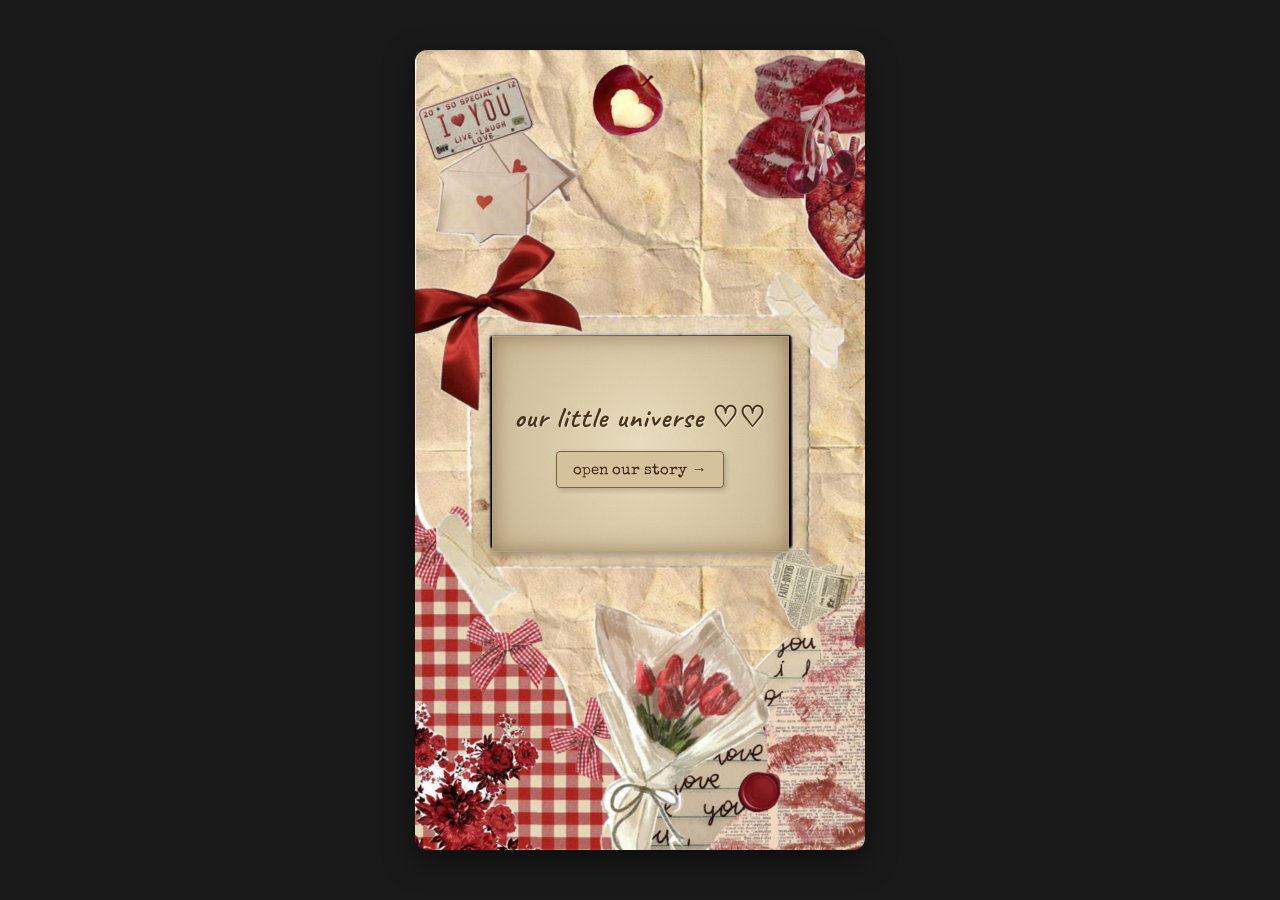
<file: our little universe/index.html>
<!DOCTYPE html>
<html lang="en">
<head>
    <meta charset="UTF-8">
    <meta name="viewport" content="width=device-width, initial-scale=1.0">
    <title>Something Special For You</title>
    <!-- Google Fonts for handwriting style -->
    <link rel="preconnect" href="https://fonts.googleapis.com">
    <link rel="preconnect" href="https://fonts.gstatic.com" crossorigin>
    <link href="https://fonts.googleapis.com/css2?family=Caveat:wght@600&family=Special+Elite&display=swap" rel="stylesheet">
    
    <style>
        * {
            margin: 0;
            padding: 0;
            box-sizing: border-box;
        }

        body {
            display: flex;
            justify-content: center;
            align-items: center;
            min-height: 100vh;
            background-color: #1a1a1a; /* Dark outer background for focus */
            font-family: 'Caveat', cursive;
        }

        /* Container matching mobile scrapbook proportions */
        .scrapbook-container {
            position: relative;
            width: 100%;
            max-width: 450px; /* Standard mobile phone display width */
            height: 800px;
            background: url('scrapbook-bg.jpg') no-repeat center center;
            background-size: cover;
            border-radius: 12px;
            box-shadow: 0 10px 30px rgba(0, 0, 0, 0.5);
            overflow: hidden;
        }

        /* Overlaid Worn-out Page Box placed directly over the photo frame */
        .frame-content {
            position: absolute;
            top: 35.8%;  /* Aligns inside the inner frame */
            left: 17%;
            width: 66%;
            height: 27%;
            
            /* Aged/worn paper texturing */
            background-color: #e6d5ac;
            background-image: 
                radial-gradient(circle at 50% 50%, rgba(255,255,255,0.2) 0%, rgba(139, 115, 85, 0.3) 100%),
                url("data:image/svg+xml,%3Csvg viewBox='0 0 200 200' xmlns='http://www.w3.org/2000/svg'%3E%3Cfilter id='noiseFilter'%3E%3CfeTurbulence type='fractalNoise' baseFrequency='0.8' numOctaves='3' stitchTiles='stitch'/%3E%3C/filter%3E%3Crect width='100%25' height='100%25' filter='url(%23noiseFilter)' opacity='0.15'/%3E%3C/svg%3E");
            
            border: 1px solid #b8a27d;
            box-shadow: inset 0 0 20px rgba(100, 70, 40, 0.5), 0 4px 10px rgba(0, 0, 0, 0.3);
            
            display: flex;
            flex-direction: column;
            justify-content: center;
            align-items: center;
            text-align: center;
            padding: 15px;
            box-sizing: border-box;
        }

        /* Handwritten Title inside paper */
        .frame-content h1 {
            color: #4a3319;
            font-size: 1.8rem;
            line-height: 1.2;
            text-shadow: 1px 1px 1px rgba(255, 255, 255, 0.5);
            margin-bottom: 15px;
            letter-spacing: 1px;
        }

        /* Interactive Hover Button */
        .next-page-btn {
            display: inline-block;
            text-decoration: none;
            color: #3b2312;
            font-family: 'Special Elite', cursive;
            font-size: 0.95rem;
            background: #d4c29a;
            padding: 8px 16px;
            border: 1px solid #7d6344;
            border-radius: 4px;
            box-shadow: 2px 2px 5px rgba(0,0,0,0.2);
            transition: all 0.3s ease;
            cursor: pointer;
        }

        /* Hover Effect */
        .next-page-btn:hover {
            background-color: #8c2d19; /* Vintage red color */
            color: #fff8eb;
            border-color: #571a0e;
            transform: translateY(-2px) scale(1.05);
            box-shadow: 3px 5px 12px rgba(0, 0, 0, 0.35);
        }

        /* Click/Active effect */
        .next-page-btn:active {
            transform: translateY(0) scale(0.98);
        }
    </style>
</head>
<body>

    <div class="scrapbook-container">
        <!-- Overlay card on top of the black frame -->
        <div class="frame-content">
            <h1>our little universe ♡♡</h1>
            <h2></h2>
            <!-- Change 'next-page.html' to your second page file -->
            <a href="page2.html" ><button class="next-page-btn">open our story &rarr;</button></a>
        </div>
    </div>

</body>
</html>
</file>
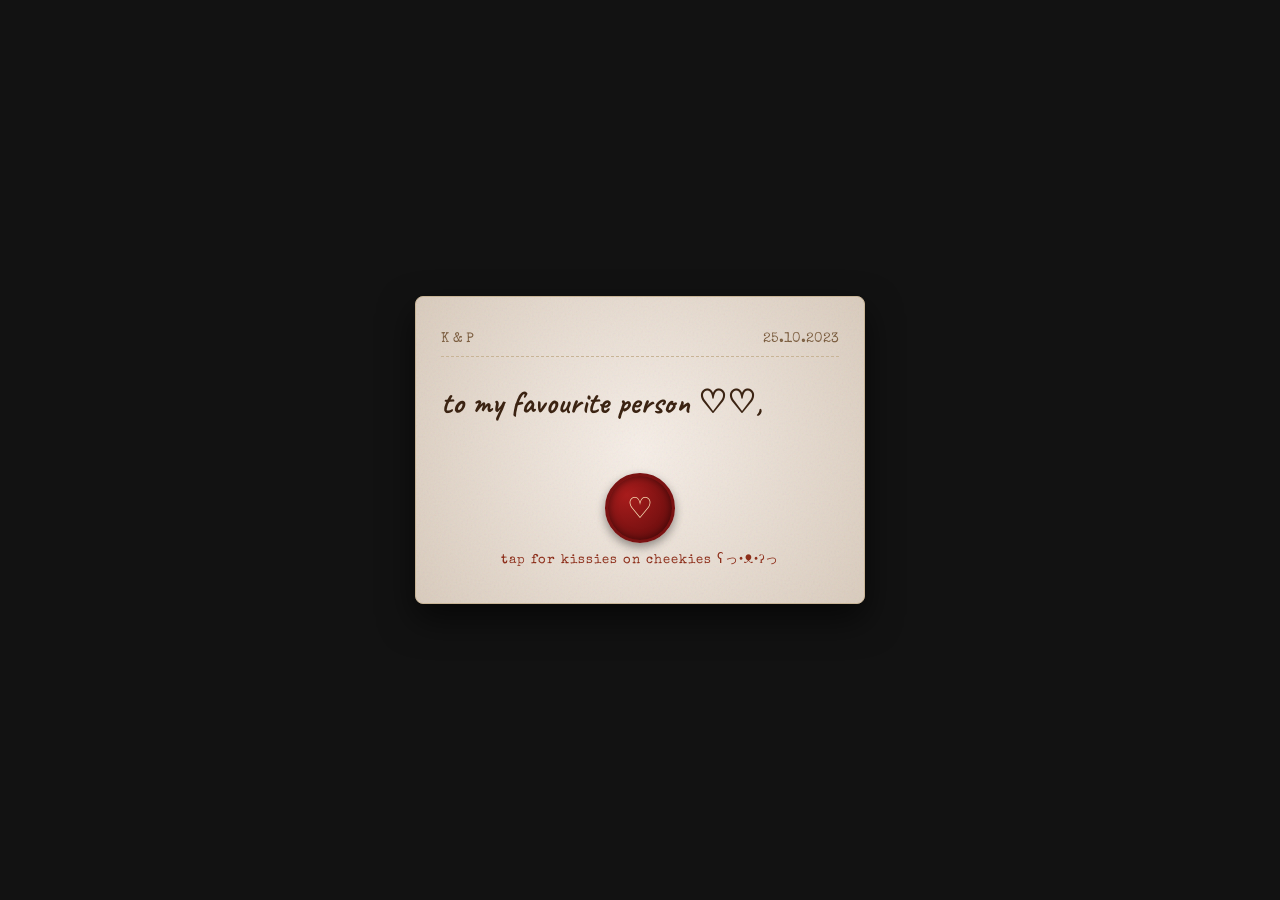
<file: our little universe/page2.html>
<!DOCTYPE html>
<html lang="en">
<head>
    <meta charset="UTF-8">
    <meta name="viewport" content="width=device-width, initial-scale=1.0">
    <title>A Sealed Love Letter</title>
    <!-- Fonts for handwritten letter look -->
    <link href="https://fonts.googleapis.com/css2?family=Caveat:wght@600&family=Special+Elite&display=swap" rel="stylesheet">
    
    <style>
        * {
            margin: 0;
            padding: 0;
            box-sizing: border-box;
        }

        body {
            min-height: 100vh;
            background: #121212;
            display: flex;
            justify-content: center;
            align-items: center;
            font-family: 'Caveat', cursive;
            padding: 20px;
            overflow-x: hidden;
        }

        /* Outer Container */
        .letter-container {
            width: 100%;
            max-width: 450px;
            min-height: 600px;
            position: relative;
            display: flex;
            justify-content: center;
            align-items: center;
        }

        /* Aged Paper Look */
        .letter-paper {
            width: 100%;
            background-color: #f4eae1;
            background-image: 
                radial-gradient(circle at 50% 50%, rgba(255,255,255,0.2) 0%, rgba(139, 115, 85, 0.25) 100%),
                url("data:image/svg+xml,%3Csvg viewBox='0 0 200 200' xmlns='http://www.w3.org/2000/svg'%3E%3Cfilter id='noiseFilter'%3E%3CfeTurbulence type='fractalNoise' baseFrequency='0.8' numOctaves='3' stitchTiles='stitch'/%3E%3C/filter%3E%3Crect width='100%25' height='100%25' filter='url(%23noiseFilter)' opacity='0.12'/%3E%3C/svg%3E");
            border-radius: 8px;
            border: 1px solid #c8b496;
            box-shadow: 0 15px 35px rgba(0,0,0,0.6);
            padding: 35px 25px;
            transition: all 0.8s cubic-bezier(0.4, 0, 0.2, 1);
            position: relative;
        }

        /* Top Header Details */
        .letter-header {
            display: flex;
            justify-content: space-between;
            font-family: 'Special Elite', cursive;
            font-size: 0.85rem;
            color: #7a5c3e;
            border-bottom: 1px dashed #c8b496;
            padding-bottom: 10px;
            margin-bottom: 25px;
        }

        /* Salutation */
        .salutation {
            font-size: 2rem;
            color: #3b2312;
            margin-bottom: 20px;
            font-weight: bold;
        }

        /* Hidden Content (Unfolds after click) */
        .letter-body {
            max-height: 0;
            opacity: 0;
            overflow: hidden;
            transition: max-height 1s ease, opacity 0.8s ease 0.3s;
            font-size: 1.4rem;
            color: #2c1a0e;
            line-height: 1.5;
        }

        .letter-body p {
            margin-bottom: 15px;
            font-style: italic;
        }

        /* Red Wax Seal */
        .wax-seal-wrapper {
            text-align: center;
            margin-top: 30px;
            cursor: pointer;
            transition: transform 0.3s ease;
        }

        .wax-seal-wrapper:hover {
            transform: scale(1.08);
        }

        .wax-seal {
            width: 70px;
            height: 70px;
            background: radial-gradient(circle at 30% 30%, #a81c1c, #5e0b0b);
            border-radius: 50%;
            display: inline-flex;
            justify-content: center;
            align-items: center;
            color: #fce8bd;
            font-size: 1.8rem;
            box-shadow: 0 4px 10px rgba(0,0,0,0.4), inset 0 0 8px rgba(0,0,0,0.5);
            border: 3px solid #7a1212;
            position: relative;
            user-select: none;
        }

        .seal-hint {
            display: block;
            font-family: 'Special Elite', cursive;
            font-size: 0.8rem;
            color: #8c2d19;
            margin-top: 8px;
            letter-spacing: 1px;
        }

        /* STATE: When Seal is Broken / Clicked */
        .letter-paper.open .letter-body {
            max-height: 500px;
            opacity: 1;
        }

        .letter-paper.open .wax-seal-wrapper {
            opacity: 0;
            pointer-events: none;
            height: 0;
            margin: 0;
            overflow: hidden;
            transition: all 0.5s ease;
        }

        /* Next Page Button (Appears after letter opens) */
        .next-btn-container {
            opacity: 0;
            max-height: 0;
            overflow: hidden;
            text-align: right;
            transition: opacity 0.8s ease 0.8s;
        }

        .letter-paper.open .next-btn-container {
            opacity: 1;
            max-height: 60px;
            margin-top: 25px;
        }

        .next-btn {
            display: inline-block;
            font-family: 'Special Elite', cursive;
            text-decoration: none;
            background: #8c2d19;
            color: #fff8eb;
            padding: 8px 18px;
            border-radius: 4px;
            font-size: 0.9rem;
            box-shadow: 2px 3px 6px rgba(0,0,0,0.2);
            transition: transform 0.2s, background 0.2s;
        }

        .next-btn:hover {
            background: #611b0e;
            transform: scale(1.05);
        }
    </style>
</head>
<body>

    <div class="letter-container">
        <div class="letter-paper" id="letterPaper">
            
            <!-- Initials and Date -->
            <div class="letter-header">
                <span>K & P</span> <!-- Replace with your initials -->
                <span>25.10.2023</span> <!-- Replace with your date -->
            </div>

            <!-- Front Greeting -->
            <div class="salutation">to my favourite person ♡♡,</div>

            <!-- Letter Content (Reveals when seal is clicked) -->
            <div class="letter-body">
                <p>i made this little place because sometimes words aren't enough</p>
                <p>every single detail here is for you — to remind you how much you mean to me and how grateful i am to have you in my life .</p>
            </div>

            <!-- Wax Seal Button -->
            <div class="wax-seal-wrapper" id="waxSeal" onclick="openLetter()">
                <div class="wax-seal">♡</div>
                <span class="seal-hint"> tap for kissies on cheekies ⁠ʕ⁠っ⁠•⁠ᴥ⁠•⁠ʔ⁠っ</span>
            </div>

            <!-- Link to Next Page -->
            <div class="next-btn-container">
                <a href="page3.html"><button class="next-btn"> for more huggie , press boobies ʕ⁠っ⁠•⁠ᴥ⁠•⁠ʔ⁠っ &rarr;</button></a>
            </div>

        </div>
    </div>

    <script>
        function openLetter() {
            document.getElementById('letterPaper').classList.add('open');
        }
    </script>

</body>
</html>
</file>
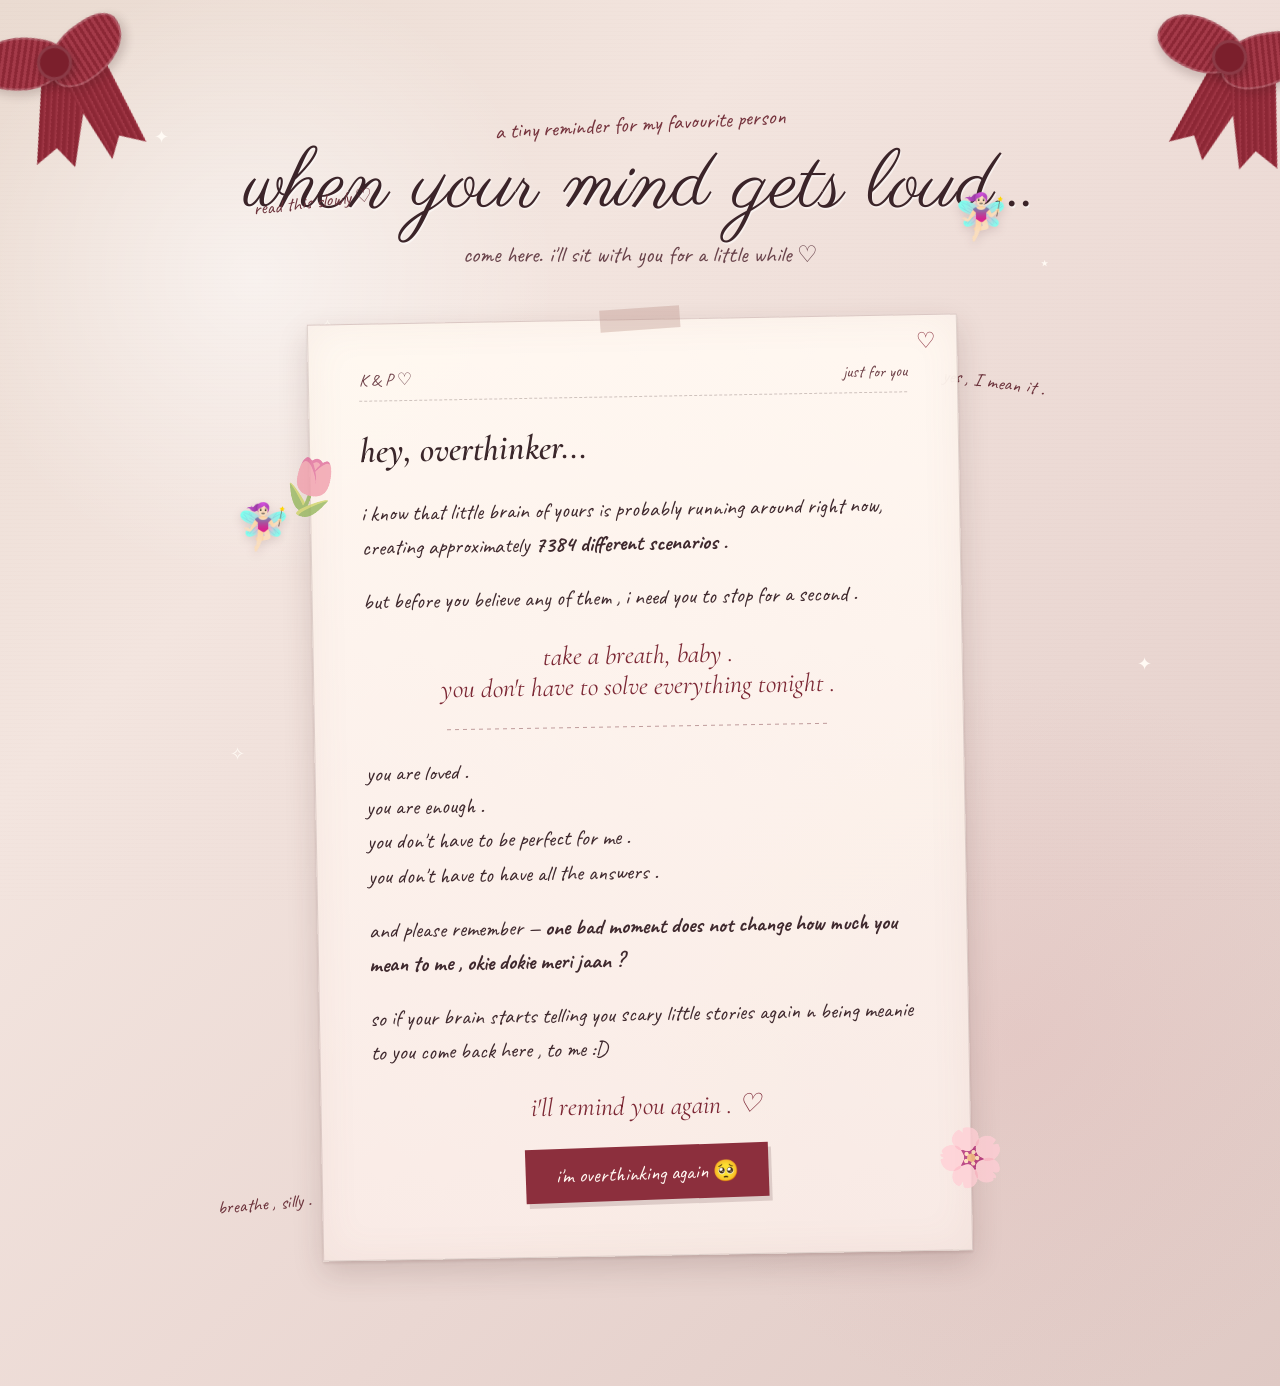
<file: our little universe/page3.html>
<!DOCTYPE html>
<html lang="en">
<head>
<meta charset="UTF-8">
<meta name="viewport" content="width=device-width, initial-scale=1.0">

<title>for when your mind gets loud ♡</title>

<!-- Handwritten / calligraphy fonts -->
<link href="https://fonts.googleapis.com/css2?family=Caveat:wght@400;500;600;700&family=Cormorant+Garamond:ital,wght@0,400;0,500;0,600;1,400;1,500&family=Parisienne&family=Playfair+Display:ital,wght@0,400;0,500;1,400&display=swap" rel="stylesheet">

<style>

* {
    box-sizing: border-box;
    margin: 0;
    padding: 0;
}

body {
    min-height: 100vh;
    overflow-x: hidden;

    background:
        radial-gradient(circle at 20% 20%, rgba(255,255,255,.55), transparent 20%),
        radial-gradient(circle at 80% 75%, rgba(218,164,165,.20), transparent 25%),
        linear-gradient(
            135deg,
            #eadbd1 0%,
            #f3e5df 30%,
            #ead7d2 65%,
            #dfc9c4 100%
        );

    color: #39262b;
}


/* ======================================
   PAPER TEXTURE
====================================== */

body::before {
    content: "";
    position: fixed;
    inset: 0;

    opacity: .25;
    pointer-events: none;

    background-image:
        repeating-linear-gradient(
            0deg,
            rgba(70,40,40,.035) 0px,
            rgba(70,40,40,.035) 1px,
            transparent 1px,
            transparent 4px
        );

    z-index: 0;
}


/* ======================================
   FLOATING FAIRY DUST
====================================== */

.sparkle {
    position: fixed;
    color: #fffaf4;
    font-size: 18px;
    z-index: 1;

    animation:
        sparkle 3s ease-in-out infinite;
}

@keyframes sparkle {

    0%,100% {
        opacity: .2;
        transform: scale(.6) rotate(0deg);
    }

    50% {
        opacity: 1;
        transform: scale(1.25) rotate(25deg);
    }

}


/* ======================================
   BIG RIBBON BOW
====================================== */

.bow {
    position: fixed;
    z-index: 5;
    pointer-events: none;
}

.bow.left {
    top: 20px;
    left: -20px;
    transform: rotate(-12deg);
}

.bow.right {
    top: 15px;
    right: -25px;
    transform: rotate(14deg);
}

.ribbon {
    width: 150px;
    height: 85px;

    position: relative;
}

.ribbon::before,
.ribbon::after {

    content: "";

    position: absolute;

    width: 85px;
    height: 55px;

    top: 10px;

    background:
        repeating-linear-gradient(
            90deg,
            #8c2735 0px,
            #8c2735 3px,
            #a43a49 3px,
            #a43a49 6px
        );

    border-radius: 60% 30% 65% 35%;

    box-shadow:
        inset 0 0 0 2px rgba(255,255,255,.18),
        3px 5px 10px rgba(50,20,20,.18);
}

.ribbon::before {
    left: 0;
    transform: rotate(20deg);
}

.ribbon::after {
    right: 0;
    transform: rotate(-20deg);
}

.knot {

    position: absolute;

    width: 35px;
    height: 35px;

    left: 57px;
    top: 25px;

    background: #7b1f2c;

    border-radius: 50%;

    z-index: 2;

    box-shadow:
        inset 0 0 0 3px rgba(255,255,255,.12),
        2px 4px 8px rgba(40,20,20,.25);
}


/* ribbon tails */

.ribbon-tail {

    position: absolute;

    width: 48px;
    height: 100px;

    top: 47px;

    background:
        repeating-linear-gradient(
            90deg,
            #8c2735,
            #8c2735 3px,
            #a43a49 6px
        );

    z-index: -1;
}

.tail1 {
    left: 48px;
    transform: rotate(15deg);
    clip-path: polygon(0 0,100% 0,80% 100%,40% 82%,0 100%);
}

.tail2 {
    left: 88px;
    transform: rotate(-15deg);
    clip-path: polygon(0 0,100% 0,100% 100%,55% 82%,20% 100%);
}


/* ======================================
   PAGE
====================================== */

.page {

    position: relative;
    z-index: 2;

    width: min(900px, 92%);
    min-height: 100vh;

    margin: auto;

    padding:
        110px 30px
        80px;

}


/* ======================================
   LITTLE HANDWRITTEN NOTES
====================================== */

.note {

    position: absolute;

    font-family: "Caveat", cursive;

    color: #6d343d;

    font-size: 19px;

    transform: rotate(-7deg);
}

.note.one {
    left: 7%;
    top: 190px;
}

.note.two {
    right: 5%;
    top: 370px;
    transform: rotate(8deg);
}

.note.three {
    left: 3%;
    bottom: 170px;
    transform: rotate(-5deg);
}


/* ======================================
   FAIRIES
====================================== */

.fairy {

    position: absolute;

    font-size: 45px;

    animation:
        fairyFloat 5s ease-in-out infinite;

    filter:
        drop-shadow(0 3px 5px rgba(70,30,40,.15));
}

.fairy.one {
    right: 9%;
    top: 190px;
}

.fairy.two {
    left: 5%;
    top: 500px;
    animation-delay: 2s;
}

@keyframes fairyFloat {

    0%,100% {
        transform: translateY(0) rotate(-4deg);
    }

    50% {
        transform: translateY(-14px) rotate(5deg);
    }

}


/* ======================================
   TITLE
====================================== */

.header {
    text-align: center;
    margin-bottom: 30px;
}

.small-heading {

    font-family: "Caveat", cursive;

    font-size: 22px;

    color: #76343e;

    transform: rotate(-3deg);

    display: inline-block;

    margin-bottom: 8px;
}

h1 {

    font-family: "Parisienne", cursive;

    font-size:
        clamp(48px, 8vw, 82px);

    font-weight: 400;

    color: #3b2429;

    line-height: 1;

    text-shadow:
        1px 2px 0 rgba(255,255,255,.5);
}

.subtitle {

    font-family:
        "Caveat",
        cursive;

    font-size: 23px;

    margin-top: 12px;

    color: #68424a;
}


/* ======================================
   MAIN LETTER
====================================== */

.letter {

    position: relative;

    width: min(650px, 100%);

    margin: 50px auto;

    padding:
        45px 50px
        55px;

    background:
        linear-gradient(
            rgba(255,248,241,.96),
            rgba(249,235,230,.96)
        );

    border:
        1px solid rgba(80,40,40,.18);

    box-shadow:

        0 12px 30px rgba(70,35,35,.17),

        0 2px 3px rgba(70,35,35,.12),

        inset 0 0 40px rgba(160,100,80,.07);

    transform: rotate(-1deg);

    transition: .5s ease;
}

.letter:hover {

    transform:
        rotate(0deg)
        translateY(-4px);

    box-shadow:
        0 20px 40px rgba(70,35,35,.2);
}


/* paper corners */

.letter::before {

    content: "♡";

    position: absolute;

    right: 20px;
    top: 12px;

    font-size: 22px;

    color: #8e3643;

    font-family: "Caveat", cursive;
}

.letter::after {

    content: "";

    position: absolute;

    width: 80px;
    height: 22px;

    background:
        rgba(180,135,126,.32);

    top: -12px;
    left: 45%;

    transform:
        rotate(-3deg);

}


/* ======================================
   LETTER HEADER
====================================== */

.letter-date {

    display: flex;

    justify-content: space-between;

    border-bottom:
        1px dashed rgba(70,40,40,.25);

    padding-bottom: 10px;

    margin-bottom: 28px;

    font-family: "Caveat", cursive;

    font-size: 17px;

    color: #70434a;
}

.letter h2 {

    font-family:
        "Cormorant Garamond",
        serif;

    font-style: italic;

    font-size: 35px;

    font-weight: 600;

    margin-bottom: 25px;

    color: #3b272b;
}

.letter p {

    font-family:
        "Caveat",
        cursive;

    font-size: 22px;

    line-height: 1.55;

    color: #3f292e;

    margin-bottom: 20px;
}

.emphasis {

    font-family:
        "Cormorant Garamond",
        serif;

    font-style: italic;

    font-size: 26px;

    color: #7c2835;

    text-align: center;

    margin:
        25px 0;
}


/* ======================================
   UNDERLINE
====================================== */

.hand-line {

    width: 70%;

    height: 1px;

    margin: 25px auto;

    background:
        repeating-linear-gradient(
            90deg,
            #74333b 0px,
            #74333b 4px,
            transparent 4px,
            transparent 8px
        );

    opacity: .45;
}


/* ======================================
   OVERTHINKING BUTTON
====================================== */

.button-area {

    text-align: center;

    margin-top: 25px;
}

.button {

    display: inline-block;

    padding:
        14px 30px;

    border: none;

    background:
        #8c2f3d;

    color:
        #fff6f0;

    font-family:
        "Caveat",
        cursive;

    font-size: 21px;

    cursor: pointer;

    box-shadow:
        3px 5px 0 rgba(65,30,30,.15);

    transform: rotate(-1deg);

    transition: .3s ease;
}

.button:hover {

    transform:
        rotate(1deg)
        translateY(-3px);

    background: #762430;
}

.button:active {

    transform:
        scale(.95);
}


/* ======================================
   REMINDER RESULT
====================================== */

.reminder {

    margin-top: 25px;

    padding: 20px;

    border-left:
        3px solid #8d3341;

    background:
        rgba(255,255,255,.35);

    font-family:
        "Caveat",
        cursive;

    font-size: 23px;

    line-height: 1.5;

    color: #43282e;

    display: none;

    animation:
        letterAppear .6s ease;
}

@keyframes letterAppear {

    from {
        opacity: 0;
        transform: translateY(10px);
    }

    to {
        opacity: 1;
        transform: translateY(0);
    }
}


/* ======================================
   PRESSED FLOWERS
====================================== */

.flower {

    position: absolute;

    font-size: 55px;

    opacity: .75;

    filter:
        sepia(.25);

    transform: rotate(-15deg);
}

.flower.one {
    right: -35px;
    bottom: 60px;
}

.flower.two {
    left: -35px;
    top: 130px;
    transform: rotate(20deg);
}


/* ======================================
   FOOTER
====================================== */

.footer {

    text-align: center;

    margin-top: 60px;

    font-family:
        "Parisienne",
        cursive;

    font-size: 30px;

    color: #71323b;
}


/* ======================================
   MOBILE
====================================== */

@media(max-width:600px) {

    .page {
        padding-top: 100px;
    }

    .bow {
        transform: scale(.65);
    }

    .bow.right {
        right: -45px;
    }

    .bow.left {
        left: -45px;
    }

    .letter {
        padding:
            35px 25px
            40px;
    }

    .letter p {
        font-size: 20px;
    }

    .letter h2 {
        font-size: 30px;
    }

    .note {
        display: none;
    }

    .fairy {
        font-size: 32px;
    }

}

</style>
</head>


<body>


<!-- ======================================
     SPARKLES
====================================== -->

<div class="sparkle" style="left:12%;top:14%;">✦</div>
<div class="sparkle" style="left:25%;top:35%;animation-delay:1s;">✧</div>
<div class="sparkle" style="right:18%;top:28%;animation-delay:2s;">⋆</div>
<div class="sparkle" style="right:10%;bottom:25%;animation-delay:.7s;">✦</div>
<div class="sparkle" style="left:18%;bottom:15%;animation-delay:1.5s;">✧</div>


<!-- ======================================
     BIG BOWS
====================================== -->

<div class="bow left">

    <div class="ribbon">

        <div class="knot"></div>

        <div class="ribbon-tail tail1"></div>
        <div class="ribbon-tail tail2"></div>

    </div>

</div>


<div class="bow right">

    <div class="ribbon">

        <div class="knot"></div>

        <div class="ribbon-tail tail1"></div>
        <div class="ribbon-tail tail2"></div>

    </div>

</div>


<!-- ======================================
     PAGE
====================================== -->

<div class="page">


    <!-- FAIRIES -->

    <div class="fairy one">
        🧚🏻‍♀️
    </div>

    <div class="fairy two">
        🧚🏻‍♀️
    </div>


    <!-- LITTLE SCRAPBOOK NOTES -->

    <div class="note one">
        read this slowly ♡
    </div>

    <div class="note two">
        yes , I mean it .
    </div>

    <div class="note three">
        breathe , silly .
    </div>


    <!-- HEADER -->

    <div class="header">

        <div class="small-heading">
            a tiny reminder for my favourite person
        </div>

        <h1>
            when your mind gets loud...
        </h1>

        <div class="subtitle">
            come here. i'll sit with you for a little while ♡
        </div>

    </div>


    <!-- MAIN LETTER -->

    <div class="letter">

        <div class="flower one">
            🌸
        </div>

        <div class="flower two">
            🌷
        </div>


        <div class="letter-date">

            <span>
                K & P ♡
            </span>

            <span>
                just for you
            </span>

        </div>


        <h2>
            hey, overthinker...
        </h2>


        <p>
            i know that little brain of yours is probably
            running around right now, creating
            approximately <b>7384 different scenarios .</b>
        </p>


        <p>
            but before you believe any of them ,
            i need you to stop for a second .
        </p>


        <div class="emphasis">

            take a breath, baby .<br>
            you don't have to solve everything tonight .

        </div>


        <div class="hand-line"></div>


        <p>
            you are loved .
            <br>

            you are enough .
            <br>

            you don't have to be perfect for me .
            <br>

            you don't have to have all the answers .
        </p>


        <p>
            and please remember —
            <b>
                one bad moment does not change
                how much you mean to me , okie dokie meri jaan ?
            </b>
        </p>


        <p>
            so if your brain starts telling you
            scary little stories again n being meanie to you 
            come back here , to me :D
        </p>


        <div class="emphasis">

            i'll remind you again . ♡

        </div>


        <!-- BUTTON -->
<div class="button-area">

    <!-- FIRST BUTTON -->
    <button
        class="button"
        id="startButton"
        onclick="showNextReminder()">

        i'm overthinking again 🥺

    </button>


    <!-- TEXT WILL APPEAR HERE -->
    <div
        class="reminder"
        id="reminder">
    </div>


    <!-- NEXT BUTTON -->
    <button
        class="button next-button"
        id="nextButton"
        onclick="showNextReminder()">

        read the next one ♡

    </button>


    <!-- ONLY APPEARS AFTER ALL TEXTS -->
    <button
        class="button final-button"
        id="finalButton"
        onclick="goToNextPage()">

        okay... now take my hand → ♡

    </button>

</div>


<script>

const reminders = [

`
hey. look at me . ♡

whatever you're imagining right now ,
it hasn't changed the way i feel about you .

breathe .

you're okay .
`,

`
your brain is not always telling you the truth .

especially when you're tired .
especially when it's late .
especially when you're scared .

so don't believe every scary thought
that crosses your mind .

come back to me instead . ♡
`,

`
you don't have to be perfect
to be loved by me .

you can be confused .
you can be tired .
you can have bad days .

you can simply be you .

and i'll always choose you .
`,

`
please don't try to solve tomorrow
with today's anxiety .

you haven't reached tomorrow yet .

right now,
you're here .
we're here .


and right now ,
you are loved . 🌷
`,

`
if something is bothering you ,
you never have to be embarrassed
about needing reassurance .

you can ask .

i'll tell you .

again .
and again .
and again . 
and againnnnnnnnnnnnnnnnnnnnnnn .
as many times as you need . ♡
`,

`
i am not secretly looking for reasons
to leave .

i am not keeping a list
of your mistakes .

i love you .
i really really love you .
i loveeeeeeeeeeee youuuuuuuuuuuuuuuuuu soooooooooooooooooooo muchieeeeeeeeeeeeeeeeee .

please let that be louder
than the overthinking . 🎀
`,

`
and if your brain is still being meanie to you 

remember this:

one bad moment
doesn't erase all the good ones .

one misunderstanding
doesn't erase everything between us .

one difficult day
doesn't change how special you are to me .
`,

`
so...

take one more breath .

unclench your jaw .
drop your shoulders .

you don't have to figure everything out tonight .

you can rest now, baby . ♡
`,

`
and finally...

if you ever forget how much
you mean to me ,

come back here .

i'll remind you.

because you are loved .
you are wanted .
you are important .

and you are my favourite person . ♡
`

];


let currentReminder = -1;


const reminderBox =
    document.getElementById("reminder");

const startButton =
    document.getElementById("startButton");

const nextButton =
    document.getElementById("nextButton");

const finalButton =
    document.getElementById("finalButton");


// Hide these when page first loads
nextButton.style.display = "none";
finalButton.style.display = "none";


function showNextReminder() {

    currentReminder++;


    // Put the next message inside the paper
    reminderBox.innerHTML =
        reminders[currentReminder]
        .replace(/\n/g, "<br>");


    reminderBox.style.display = "block";


    // Little animation
    reminderBox.style.animation = "none";

    void reminderBox.offsetWidth;

    reminderBox.style.animation =
        "letterAppear .6s ease";


    // Hide first button after first click
    startButton.style.display = "none";


    // If there are still messages left
    if (currentReminder < reminders.length - 1) {

        nextButton.style.display =
            "inline-block";

        finalButton.style.display =
            "none";

    }

    // If this was the LAST message
    else {

        nextButton.style.display =
            "none";

        finalButton.style.display =
            "inline-block";

    }

}


// Go to your next page
function goToNextPage() {

    window.location.href =
        "page4.html";

}

</script>


</body>
</html>
</file>
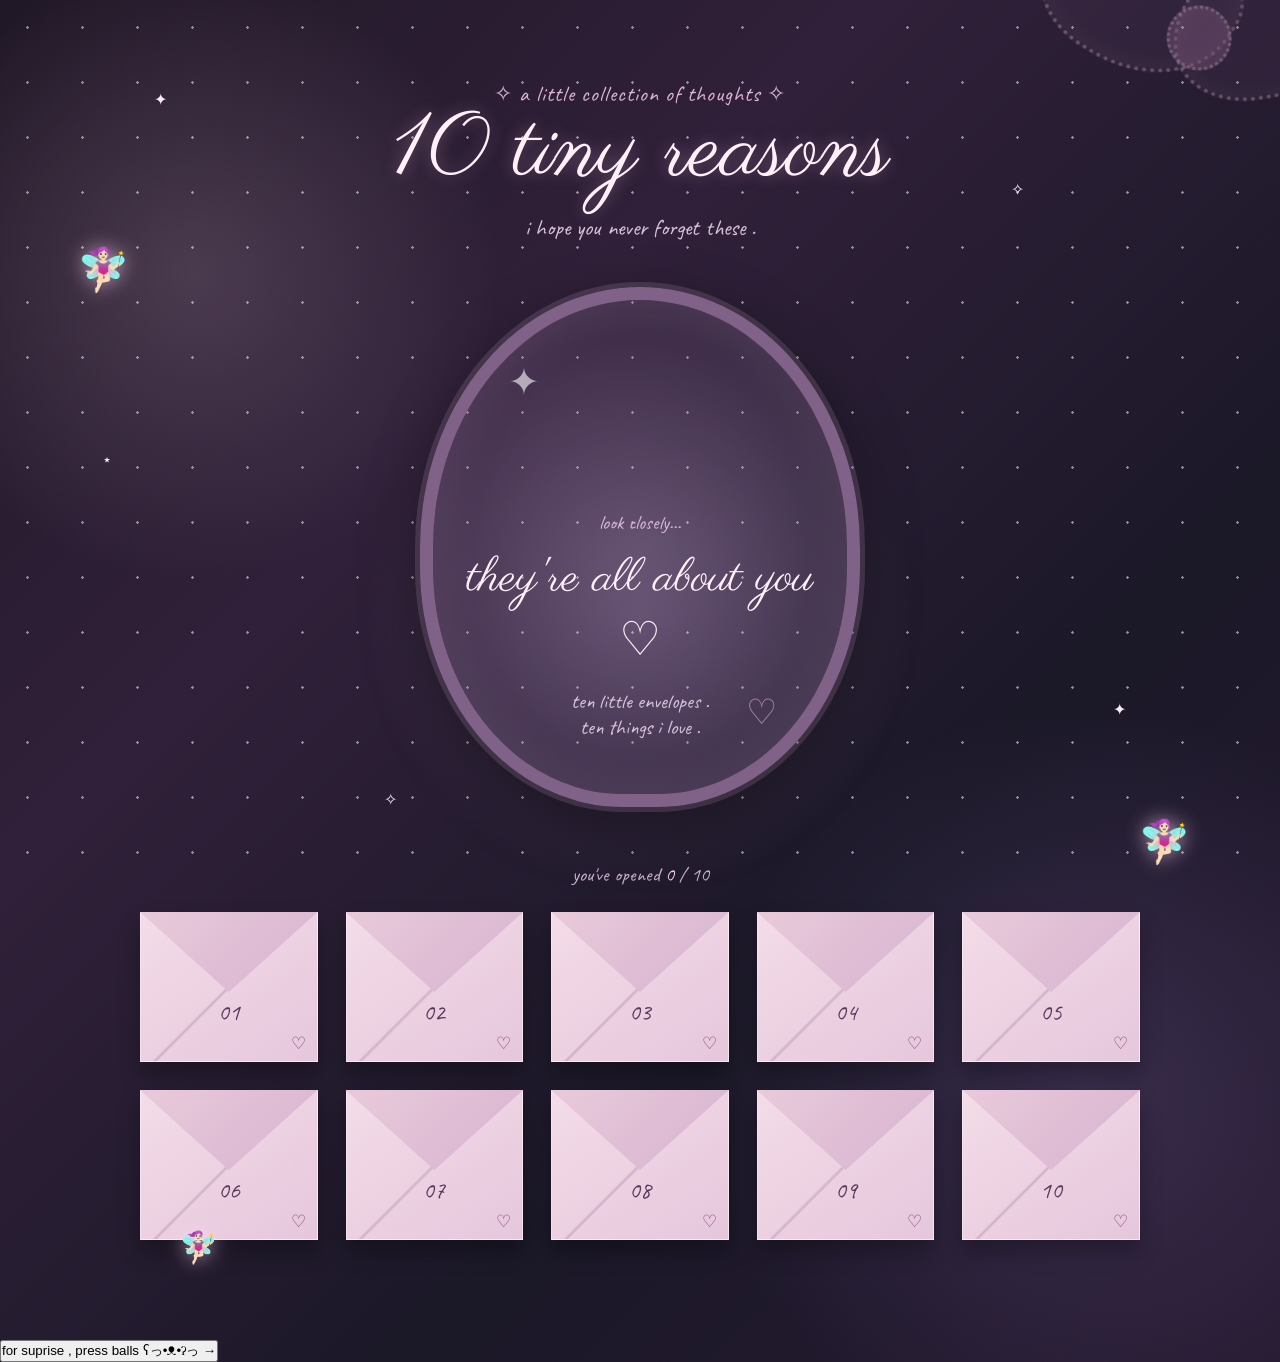
<file: our little universe/page4.html>
<!DOCTYPE html>
<html lang="en">
<head>
<meta charset="UTF-8">
<meta name="viewport" content="width=device-width, initial-scale=1.0">
<title>10 tiny reasons ♡</title>
<link href="https://fonts.googleapis.com/css2?family=Caveat:wght@400;500;600;700&family=Cormorant+Garamond:ital,wght@0,400;0,500;0,600;1,400&family=Parisienne&family=Playfair+Display:ital,wght@0,400;0,500;1,400&display=swap" rel="stylesheet">
<style>
/* RESET */
* {
    margin: 0;
    padding: 0;
    box-sizing: border-box;
}

/* BODY */
body {
    min-height: 100vh;
    overflow-x: hidden;
    background:
        radial-gradient(circle at 50% 45%, rgba(176,143,196,.30), transparent 28%),
        radial-gradient(circle at 15% 20%, rgba(255,220,239,.16), transparent 20%),
        radial-gradient(circle at 85% 80%, rgba(129,102,167,.25), transparent 25%),
        linear-gradient(135deg, #211827, #302039, #1b1828, #261a31);
    color: #fff5fa;
    font-family: "Cormorant Garamond", serif;
    position: relative;
}

/* STAR DUST */
body::before {
    content: "";
    position: fixed;
    inset: 0;
    pointer-events: none;
    opacity: .5;
    background-image: radial-gradient(white 1px, transparent 1.5px);
    background-size: 55px 55px;
    animation: starsMove 20s linear infinite;
    z-index: 0;
}

@keyframes starsMove {
    from { background-position: 0 0; }
    to { background-position: 55px 55px; }
}

/* INDIVIDUAL SPARKLES */
.star {
    position: fixed;
    color: #ffeaf8;
    z-index: 2;
    pointer-events: none;
    animation: twinkle 2.8s ease-in-out infinite;
}

@keyframes twinkle {
    0%,100% { opacity: .15; transform: scale(.5) rotate(0deg); }
    50% { opacity: 1; transform: scale(1.4) rotate(25deg); }
}

/* HUGE LACE BOW */
.big-bow {
    position: fixed;
    width: 330px;
    height: 250px;
    top: -70px;
    right: -80px;
    opacity: .48;
    z-index: 1;
    transform: rotate(12deg);
}

.big-bow::before,
.big-bow::after {
    content: "";
    position: absolute;
    width: 190px;
    height: 145px;
    border-radius: 65% 35% 60% 40%;
    border: 4px dotted rgba(255,220,240,.55);
    background: rgba(158,110,155,.16);
    box-shadow: inset 0 0 25px rgba(255,210,235,.1);
}

.big-bow::before { left: 0; transform: rotate(20deg); }
.big-bow::after { right: 0; transform: rotate(-20deg); }

.bow-knot {
    position: absolute;
    width: 65px;
    height: 65px;
    background: rgba(202,143,190,.45);
    border: 3px dotted rgba(255,225,240,.6);
    border-radius: 50%;
    left: 133px;
    top: 75px;
    z-index: 2;
}

/* FAIRIES */
.fairy {
    position: absolute;
    z-index: 5;
    font-size: 42px;
    filter: drop-shadow(0 0 10px rgba(255,214,245,.65));
    animation: fairyFloat 5s ease-in-out infinite;
}
.fairy.one { top: 18%; left: 6%; }
.fairy.two { top: 60%; right: 7%; animation-delay: 1.8s; }
.fairy.three { bottom: 7%; left: 14%; font-size: 31px; animation-delay: 3s; }

@keyframes fairyFloat {
    0%,100% { transform: translateY(0) rotate(-4deg); }
    50% { transform: translateY(-18px) rotate(5deg); }
}

/* PAGE */
.page {
    width: min(1150px, 94%);
    margin: auto;
    min-height: 100vh;
    padding: 80px 20px 100px;
    position: relative;
    z-index: 4;
}

/* HEADER */
.header {
    text-align: center;
    margin-bottom: 45px;
}

.eyebrow {
    font-family: "Caveat", cursive;
    font-size: 22px;
    color: #dcb4d8;
    letter-spacing: 1px;
}

h1 {
    font-family: "Parisienne", cursive;
    font-size: clamp(55px, 9vw, 90px);
    font-weight: 400;
    line-height: 1;
    color: #fff0f8;
    text-shadow: 0 0 15px rgba(237,185,224,.35);
}

.subtitle {
    margin-top: 15px;
    font-family: "Caveat", cursive;
    font-size: 23px;
    color: #d7c2d8;
}

/* MIRROR */
.mirror {
    width: min(440px, 90%);
    height: 520px;
    margin: 0 auto 55px;
    position: relative;
    border-radius: 50% 50% 46% 46%;
    border: 13px solid #806188;
    background: radial-gradient(circle, rgba(221,190,229,.20), rgba(83,57,96,.25));
    box-shadow: 0 0 0 5px rgba(225,189,222,.15), 0 20px 60px rgba(0,0,0,.45), inset 0 0 50px rgba(255,220,245,.12);
}

.mirror::before {
    content: "✦";
    position: absolute;
    top: 60px;
    left: 75px;
    font-size: 38px;
    color: rgba(255,255,255,.6);
}

.mirror::after {
    content: "♡";
    position: absolute;
    bottom: 60px;
    right: 70px;
    font-size: 35px;
    color: rgba(255,220,245,.5);
}

/* MIRROR MESSAGE */
.mirror-message {
    position: absolute;
    top: 180px;
    width: 100%;
    text-align: center;
    padding: 30px;
}

.mirror-message .small {
    font-family: "Caveat", cursive;
    font-size: 20px;
    color: #d5bad7;
}

.mirror-message h2 {
    font-family: "Parisienne", cursive;
    font-size: 47px;
    font-weight: 400;
    color: #fff0f8;
    margin: 12px 0;
}

.mirror-message p {
    font-family: "Caveat", cursive;
    font-size: 21px;
    color: #d8c5da;
}

/* PROGRESS */
.progress {
    text-align: center;
    margin: 40px auto 25px;
    font-family: "Caveat", cursive;
    font-size: 20px;
    color: #cbb3cf;
}
.progress span { color: #f3cce6; }

/* ENVELOPE GRID */
.envelopes {
    width: min(1000px, 100%);
    margin: auto;
    display: grid;
    grid-template-columns: repeat(5, 1fr);
    gap: 28px;
}

.envelope {
    height: 150px;
    position: relative;
    cursor: pointer;
    perspective: 700px;
    transition: transform .35s ease;
}

.envelope:hover {
    transform: translateY(-9px) rotate(-1deg);
}

.envelope-body {
    position: absolute;
    inset: 0;
    background: linear-gradient(145deg, #f4dce8, #e5c7dc);
    border: 1px solid rgba(255,255,255,.45);
    box-shadow: 0 12px 20px rgba(0,0,0,.28);
}

.envelope-body::after {
    content: "";
    position: absolute;
    left: 0;
    top: 0;
    width: 100%;
    height: 100%;
    background: linear-gradient(135deg, transparent 49%, rgba(122,78,120,.25) 50%, transparent 51%);
}

.flap {
    position: absolute;
    left: 0;
    top: 0;
    width: 100%;
    height: 80px;
    background: linear-gradient(135deg, #e9cada, #d6b3d0);
    clip-path: polygon(0 0, 100% 0, 50% 100%);
    transform-origin: top;
    transition: transform .65s ease;
    z-index: 4;
}

.envelope-number {
    position: absolute;
    left: 0;
    right: 0;
    top: 85px;
    text-align: center;
    font-family: "Caveat", cursive;
    font-size: 24px;
    color: #5a3659;
    z-index: 5;
}

.envelope-heart {
    position: absolute;
    right: 12px;
    bottom: 8px;
    font-size: 17px;
    z-index: 5;
    color: #823d70;
}

.envelope.opened {
    transform: translateY(-8px) rotate(0deg);
}
.envelope.opened .flap {
    transform: rotateX(180deg);
}

/* POPUP */
.overlay {
    position: fixed;
    inset: 0;
    background: rgba(15,9,21,.78);
    backdrop-filter: blur(8px);
    z-index: 100;
    display: none;
    align-items: center;
    justify-content: center;
    padding: 20px;
}

.letter {
    width: min(620px, 95%);
    max-height: 85vh;
    overflow-y: auto;
    padding: 50px 45px;
    background: linear-gradient(145deg, #fff3f6, #ead8e8);
    color: #3b2838;
    position: relative;
    border-radius: 4px;
    box-shadow: 0 30px 80px rgba(0,0,0,.45);
    transform: rotate(-1deg);
    animation: letterIn .5s ease;
}

@keyframes letterIn {
    from { opacity: 0; transform: scale(.85) rotate(-5deg); }
    to { opacity: 1; transform: scale(1) rotate(-1deg); }
}

.letter::before {
    content: "";
    position: absolute;
    top: -10px;
    left: 40%;
    width: 100px;
    height: 24px;
    background: rgba(165,113,151,.45);
    transform: rotate(-3deg);
}

.close {
    position: absolute;
    right: 18px;
    top: 12px;
    font-family: "Caveat", cursive;
    font-size: 28px;
    cursor: pointer;
    color: #71365f;
}

.letter-number {
    font-family: "Caveat", cursive;
    font-size: 19px;
    color: #865078;
}

.letter h2 {
    font-family: "Parisienne", cursive;
    font-weight: 400;
    font-size: 50px;
    margin: 10px 0 25px;
    color: #4a2945;
}

.letter p {
    font-family: "Caveat", cursive;
    font-size: 24px;
    line-height: 1.6;
}

/* FINAL */
.final {
    text-align: center;
    display: none;
    margin-top: 50px;
    animation: fadeIn .8s ease;
}

@keyframes fadeIn {
    from { opacity: 0; transform: translateY(15px); }
    to { opacity: 1; transform: translateY(0); }
}

.final h2 {
    font-family: "Parisienne", cursive;
    font-weight: 400;
    font-size: 45px;
    color: #ffe8f5;
}

.final p {
    font-family: "Caveat", cursive;
    font-size: 22px;
    color: #cdb7cf;
    margin: 10px 0 25px;
}

.next-button {
    border: none;
    padding: 15px 32px;
    background: #9b5c91;
    color: white;
    font-family: "Caveat", cursive;
    font-size: 22px;
    cursor: pointer;
    box-shadow: 0 10px 25px rgba(0,0,0,.3);
    transition: .3s ease;
}

.next-button:hover {
    transform: translateY(-4px);
    background: #b674a8;
}

/* MOBILE */
@media(max-width:850px) {
    .envelopes { grid-template-columns: repeat(3, 1fr); }
}
@media(max-width:600px) {
    .page { padding-top: 70px; }
    .big-bow { transform: scale(.6) rotate(12deg); right: -120px; }
    .mirror { height: 430px; }
    .mirror-message { top: 145px; }
    .mirror-message h2 { font-size: 38px; }
    .envelopes { grid-template-columns: repeat(2, 1fr); gap: 20px; }
    .envelope { height: 135px; }
    .letter { padding: 40px 25px; }
    .letter h2 { font-size: 42px; }
    .letter p { font-size: 21px; }
}
@media(max-width:380px) {
    .envelopes { grid-template-columns: 1fr; max-width: 240px; }
}
</style>
</head>

<body>

<div class="big-bow"><div class="bow-knot"></div></div>

<div class="star" style="top:10%;left:12%;">✦</div>
<div class="star" style="top:20%;right:20%;animation-delay:1s;">✧</div>
<div class="star" style="top:50%;left:8%;animation-delay:1.7s;">⋆</div>
<div class="star" style="bottom:20%;right:12%;animation-delay:.5s;">✦</div>
<div class="star" style="bottom:10%;left:30%;animation-delay:2s;">✧</div>

<div class="fairy one">🧚🏻‍♀️</div>
<div class="fairy two">🧚🏻‍♀️</div>
<div class="fairy three">🧚🏻‍♀️</div>

<div class="page">
    <header class="header">
        <div class="eyebrow">✧ a little collection of thoughts ✧</div>
        <h1>10 tiny reasons</h1>
        <div class="subtitle">i hope you never forget these .</div>
    </header>

    <div class="mirror">
        <div class="mirror-message">
            <div class="small">look closely...</div>
            <h2>they're all about you ♡</h2>
            <p>ten little envelopes .<br>ten things i love .</p>
        </div>
    </div>

    <div class="progress">
        you've opened <span id="count">0</span> / 10
    </div>

    <div class="envelopes">
        <div class="envelope" data-index="0"><div class="envelope-body"></div><div class="flap"></div><div class="envelope-number">01</div><div class="envelope-heart">♡</div></div>
        <div class="envelope" data-index="1"><div class="envelope-body"></div><div class="flap"></div><div class="envelope-number">02</div><div class="envelope-heart">♡</div></div>
        <div class="envelope" data-index="2"><div class="envelope-body"></div><div class="flap"></div><div class="envelope-number">03</div><div class="envelope-heart">♡</div></div>
        <div class="envelope" data-index="3"><div class="envelope-body"></div><div class="flap"></div><div class="envelope-number">04</div><div class="envelope-heart">♡</div></div>
        <div class="envelope" data-index="4"><div class="envelope-body"></div><div class="flap"></div><div class="envelope-number">05</div><div class="envelope-heart">♡</div></div>
        <div class="envelope" data-index="5"><div class="envelope-body"></div><div class="flap"></div><div class="envelope-number">06</div><div class="envelope-heart">♡</div></div>
        <div class="envelope" data-index="6"><div class="envelope-body"></div><div class="flap"></div><div class="envelope-number">07</div><div class="envelope-heart">♡</div></div>
        <div class="envelope" data-index="7"><div class="envelope-body"></div><div class="flap"></div><div class="envelope-number">08</div><div class="envelope-heart">♡</div></div>
        <div class="envelope" data-index="8"><div class="envelope-body"></div><div class="flap"></div><div class="envelope-number">09</div><div class="envelope-heart">♡</div></div>
        <div class="envelope" data-index="9"><div class="envelope-body"></div><div class="flap"></div><div class="envelope-number">10</div><div class="envelope-heart">♡</div></div>
    </div>

    <div class="final" id="final">
        <h2>you found all ten ♡</h2>
        <p>and somehow , i still have more to tell you .</p>
        <button class="next-button" onclick="goNext()">there's something else... →</button>
    </div>
</div>

<div class="overlay" id="overlay">
    <div class="letter">
        <div class="close" id="closeButton">×</div>
        <div class="letter-number" id="letterNumber"></div>
        <h2 id="letterTitle"></h2>
        <p id="letterText"></p>
    </div>
</div> 
<div class="next-btn-container">
                <a href="page5.html"><button class="next-btn"> for suprise , press balls ʕ⁠っ⁠•⁠ᴥ⁠•⁠ʔ⁠っ &rarr;</button></a>
            </div>


<script>
const notes = [
    {
        number: "01 · the little things",
        title: "your laugh ♡",
        text: `i don't think you realise how much i love hearing you laugh .
        especially the really stupid , uncontrollable kind .
        it's one of those tiny sounds that can completely change my mood .
        i hope i get to hear it a million more times .`
    },
    {
        number: "02 · something i notice",
        title: "the way you care ♡",
        text: `you care about people in ways you probably don't even notice .
        the little questions . the tiny check-ins . the things you remember .
        you might think they're small . they're not small to me .`
    },
    {
        number: "03 · my favourite version",
        title: "your silly side ♡",
        text: `please never grow out of being ridiculous .
        i love your random jokes . your weird moments . the things that make absolutely no sense .
        i love when you forget to be serious . that version of you is one of my favourites .`
    },
    {
        number: "04 · something soft",
        title: "your voice ♡",
        text: `there is something about your voice .
        even if you're telling me the most boring story in the world . i still want to listen .
        somehow hearing you makes ordinary moments feel a little more special .`
    },
    {
        number: "05 · a tiny confession",
        title: "your presence ♡",
        text: `sometimes you don't even have to do anything .
        just knowing you're there makes things feel different .
        you have this strange ability to make ordinary days feel less ordinary .
        i don't how you do that . but i hope you never stop .`
    },
    {
        number: "06 · please remember",
        title: "you don't have to be perfect ♡",
        text: `i don't love some imaginary perfect version of you .
        i love you as you actually are . with your moods . your mistakes . your weird days . your overthinking .
        you never have to perform for me . just be you .`
    },
    {
        number: "07 · one of my favourites",
        title: "the way you make me smile ♡",
        text: `sometimes i catch myself smiling at my phone because of something you said .
        and then i realise , oh . it's him .
        you're responsible for a ridiculous amount of my random smiles .`
    },
    {
        number: "08 · don't forget this",
        title: "you matter to me ♡",
        text: `i hope you never measure your worth by how productive you were that day .
        or how well everything went . or whether you made a mistake .
        you matter to me because you're you . nothing more complicated than that .`
    },
    {
        number: "09 · a future thought",
        title: "more memories ♡",
        text: `do you know how crazy it is that we've already made so many memories .
        and there are still so many we haven't made ? places we haven't gone . photos we haven't taken .
        i can't wait for those .`
    },
    {
        number: "10 · the important one",
        title: "simply you ♡",
        text: `if you asked me to choose one thing i love about you .
        i genuinely don't think i could . because it's not one thing . it's you .
        the whole person . that's the reason . and i hope you never , ever forget that .`
    }
];

const envelopes = document.querySelectorAll(".envelope");
const overlay = document.getElementById("overlay");
const closeButton = document.getElementById("closeButton");
const letterNumber = document.getElementById("letterNumber");
const letterTitle = document.getElementById("letterTitle");
const letterText = document.getElementById("letterText");
const count = document.getElementById("count");
const final = document.getElementById("final");

const opened = new Set();

envelopes.forEach((envelope) => {
    envelope.addEventListener("click", function() {
        const index = Number(this.dataset.index);

        if (!opened.has(index)) {
            opened.add(index);
            this.classList.add("opened");
            count.innerText = opened.size;
        }

        letterNumber.innerText = notes[index].number;
        letterTitle.innerText = notes[index].title;
        letterText.innerHTML = notes[index].text.trim().replace(/\n/g, "<br>");

        overlay.style.display = "flex";

        if (opened.size === 10) {
            setTimeout(() => {
                final.style.display = "block";
            }, 400);
        }
    });
});

closeButton.addEventListener("click", function() {
    overlay.style.display = "none";
});

overlay.addEventListener("click", function(event) {
    if (event.target === overlay) {
        overlay.style.display = "none";
    }
});

function goNext() {
    window.location.href = "page5.html";
}
</script>

</body>
</html>
</file>
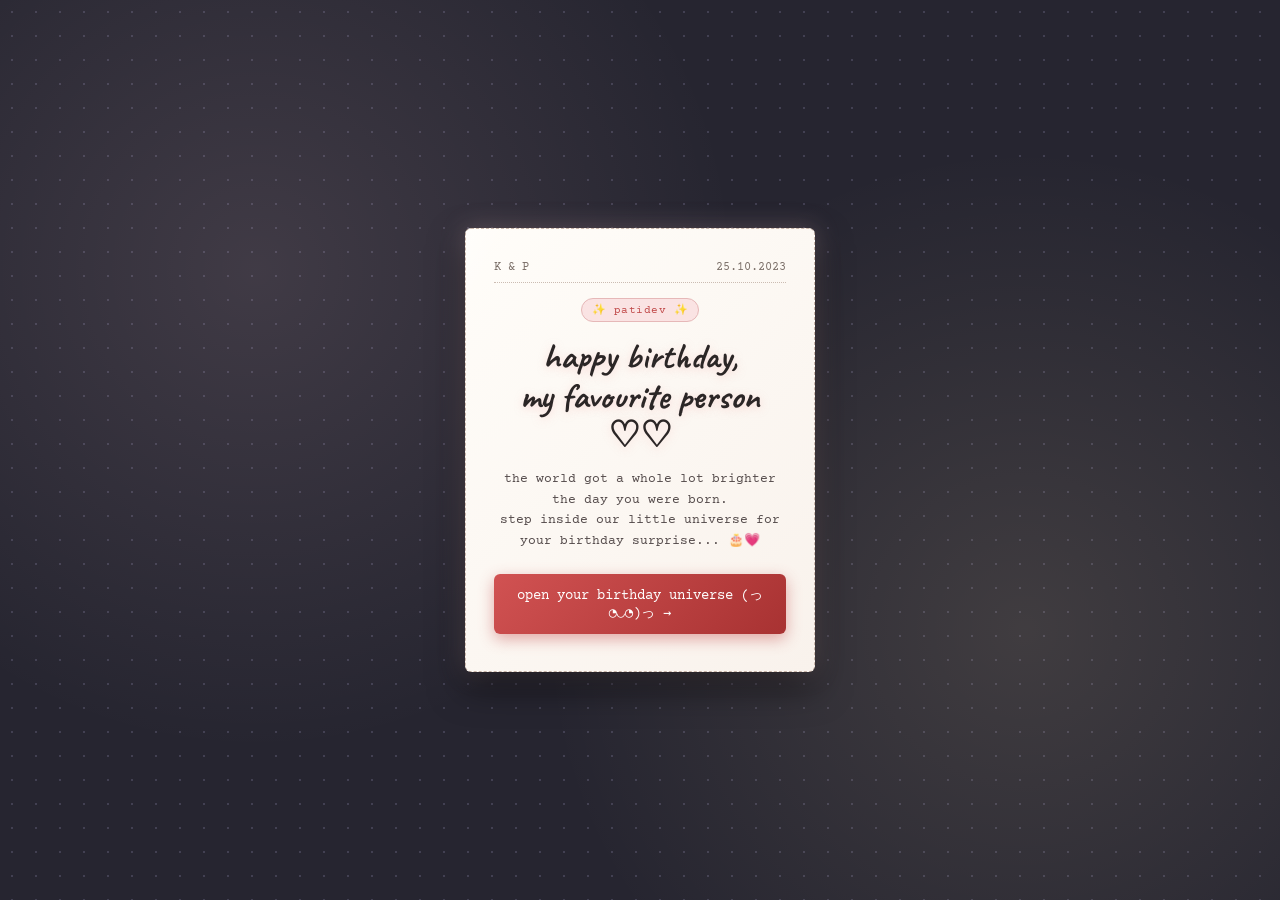
<file: our little universe/page5.html>
<!DOCTYPE html>
<html lang="en">
<head>
  <meta charset="UTF-8">
  <meta name="viewport" content="width=device-width, initial-scale=1.0">
  <title>Happy Birthday My Love ♡</title>
  <link href="https://fonts.googleapis.com/css2?family=Caveat:wght@600;700&family=Courier+Prime&display=swap" rel="stylesheet">
  <style>
    * {
      box-sizing: border-box;
    }

    body {
      background-color: #262530;
      background-image: 
        radial-gradient(circle at 20% 30%, rgba(255, 215, 225, 0.12) 0%, transparent 40%),
        radial-gradient(circle at 80% 70%, rgba(255, 230, 180, 0.12) 0%, transparent 40%),
        radial-gradient(#424052 1px, transparent 1px);
      background-size: 100% 100%, 100% 100%, 24px 24px;
      display: flex;
      justify-content: center;
      align-items: center;
      min-height: 100vh;
      margin: 0;
      font-family: 'Courier Prime', monospace;
      overflow: hidden;
      position: relative;
    }

    /* Twinkling Shiny Sparkles */
    .sparkle {
      position: absolute;
      color: #ffe8a3;
      font-size: 16px;
      pointer-events: none;
      animation: twinkle 2.5s infinite ease-in-out;
      text-shadow: 0 0 8px #ffd166, 0 0 15px #ff9ebb;
      z-index: 1;
    }

    @keyframes twinkle {
      0%, 100% { opacity: 0.2; transform: scale(0.8) rotate(0deg); }
      50% { opacity: 1; transform: scale(1.3) rotate(20deg); }
    }

    /* Main Scrapbook Wrapper */
    .stage {
      position: relative;
      width: 100%;
      max-width: 720px;
      height: 560px;
      display: flex;
      justify-content: center;
      align-items: center;
    }

    /* Floating Polaroid Pictures */
    .polaroid {
      position: absolute;
      background: #fdfbf7;
      padding: 10px 10px 26px 10px;
      box-shadow: 0 10px 25px rgba(0, 0, 0, 0.45);
      border-radius: 3px;
      width: 145px;
      transition: transform 0.35s cubic-bezier(0.175, 0.885, 0.32, 1.275), z-index 0.1s;
      cursor: pointer;
      z-index: 2;
    }

    .polaroid:hover {
      transform: scale(1.15) rotate(0deg) !important;
      z-index: 10;
      box-shadow: 0 15px 35px rgba(255, 220, 225, 0.3);
    }

    /* Washi Tape Effect on Polaroids */
    .polaroid::before {
      content: '';
      position: absolute;
      top: -10px;
      left: 50%;
      transform: translateX(-50%) rotate(-3deg);
      width: 55px;
      height: 18px;
      background: rgba(235, 168, 168, 0.65);
      border-left: 1px dashed rgba(255,255,255,0.5);
      border-right: 1px dashed rgba(255,255,255,0.5);
    }

    .polaroid img {
      width: 100%;
      height: 125px;
      object-fit: cover;
      border-radius: 2px;
      display: block;
      background: #eee;
    }

    .polaroid span {
      display: block;
      text-align: center;
      font-family: 'Caveat', cursive;
      font-size: 16px;
      color: #444;
      margin-top: 6px;
    }

    /* Polaroid Positions */
    .p1 { top: 25px; left: 30px; transform: rotate(-10deg); }
    .p2 { top: 20px; right: 30px; transform: rotate(9deg); }
    .p3 { bottom: 25px; left: 35px; transform: rotate(7deg); }
    .p4 { bottom: 20px; right: 35px; transform: rotate(-8deg); }

    /* Center Shiny Scrapbook Card */
    .center-card {
      background: linear-gradient(135deg, #fffdf9 0%, #f9f2ec 100%);
      border: 1.5px dashed #c9b5a8;
      padding: 32px 28px;
      width: 350px;
      text-align: center;
      border-radius: 6px;
      box-shadow: 
        0 15px 35px rgba(0, 0, 0, 0.5),
        0 0 25px rgba(255, 210, 215, 0.25);
      position: relative;
      z-index: 5;
      overflow: hidden;
    }

    /* Shimmering Gloss Sweep */
    .center-card::after {
      content: '';
      position: absolute;
      top: -50%;
      left: -60%;
      width: 40%;
      height: 200%;
      background: linear-gradient(
        to right,
        rgba(255, 255, 255, 0) 0%,
        rgba(255, 255, 255, 0.7) 50%,
        rgba(255, 255, 255, 0) 100%
      );
      transform: rotate(25deg);
      animation: shimmer 4.5s infinite;
      pointer-events: none;
    }

    @keyframes shimmer {
      0% { left: -60%; }
      40%, 100% { left: 130%; }
    }

    .card-top {
      display: flex;
      justify-content: space-between;
      font-size: 12px;
      color: #7a6e67;
      border-bottom: 1px dotted #cbbcb2;
      padding-bottom: 8px;
      margin-bottom: 15px;
    }

    .badge {
      display: inline-block;
      background: #fae3e3;
      color: #c04848;
      font-size: 11px;
      padding: 4px 10px;
      border-radius: 20px;
      border: 1px solid #e6b8b8;
      margin-bottom: 10px;
      letter-spacing: 0.5px;
    }

    h1 {
      font-family: 'Caveat', cursive;
      font-size: 36px;
      color: #2b2626;
      margin: 5px 0 10px 0;
      line-height: 1.1;
      text-shadow: 0 2px 10px rgba(240, 160, 160, 0.35);
    }

    p {
      font-size: 13px;
      color: #554c4c;
      line-height: 1.6;
      margin-bottom: 22px;
    }

    /* Shiny Gradient Red Button */
    .enter-btn {
      display: inline-block;
      background: linear-gradient(135deg, #d15252 0%, #a83232 100%);
      color: #fff;
      text-decoration: none;
      padding: 12px 22px;
      border-radius: 6px;
      font-size: 13.5px;
      box-shadow: 0 5px 15px rgba(192, 72, 72, 0.45);
      transition: transform 0.2s ease, box-shadow 0.2s ease;
      position: relative;
      overflow: hidden;
    }

    .enter-btn:hover {
      transform: translateY(-2px);
      box-shadow: 0 8px 22px rgba(220, 90, 90, 0.65);
    }

    /* Mobile Responsive Adjustment */
    @media (max-width: 650px) {
      .stage {
        height: auto;
        flex-direction: column;
        padding: 30px 15px;
        gap: 20px;
      }
      .polaroid {
        position: static;
        width: 130px;
        display: inline-block;
      }
      .photo-row {
        display: flex;
        gap: 15px;
        justify-content: center;
      }
    }
  </style>
</head>
<body>

  <!-- Sparkles Container -->
  <div id="sparkles"></div>

  <div class="stage">
    <!-- Top / Left Polaroids -->


    <!-- Center Shiny Birthday Card -->
    <div class="center-card">
      <div class="card-top">
        <span>K & P</span>
        <span>25.10.2023</span>
      </div>

      <div class="badge">✨ patidev ✨</div>

      <h1>happy birthday,<br>my favourite person ♡♡</h1>

      <p>
        the world got a whole lot brighter the day you were born.<br>
        step inside our little universe for your birthday surprise... 🎂💗
      </p>

      <!-- Links to your existing Page 2 -->
      <a href="page6.html" class="enter-btn">
        open your birthday universe (っ◔◡◔)っ →
      </a>
    </div>
    



    <!-- Bot


  <script>
    // Generate twinkling stars/sparkles across the screen
    const sparkleContainer = document.getElementById('sparkles');
    const symbols = ['✨', '✦', '⋆', '♡', '✧'];

    for (let i = 0; i < 28; i++) {
      const sp = document.createElement('div');
      sp.classList.add('sparkle');
      sp.innerText = symbols[Math.floor(Math.random() * symbols.length)];
      sp.style.left = Math.random() * 100 + 'vw';
      sp.style.top = Math.random() * 100 + 'vh';
      sp.style.animationDelay = (Math.random() * 3) + 's';
      sp.style.fontSize = (Math.random() * 10 + 12) + 'px';
      sparkleContainer.appendChild(sp);
    }
  </script>

</body>
</html>
</file>
